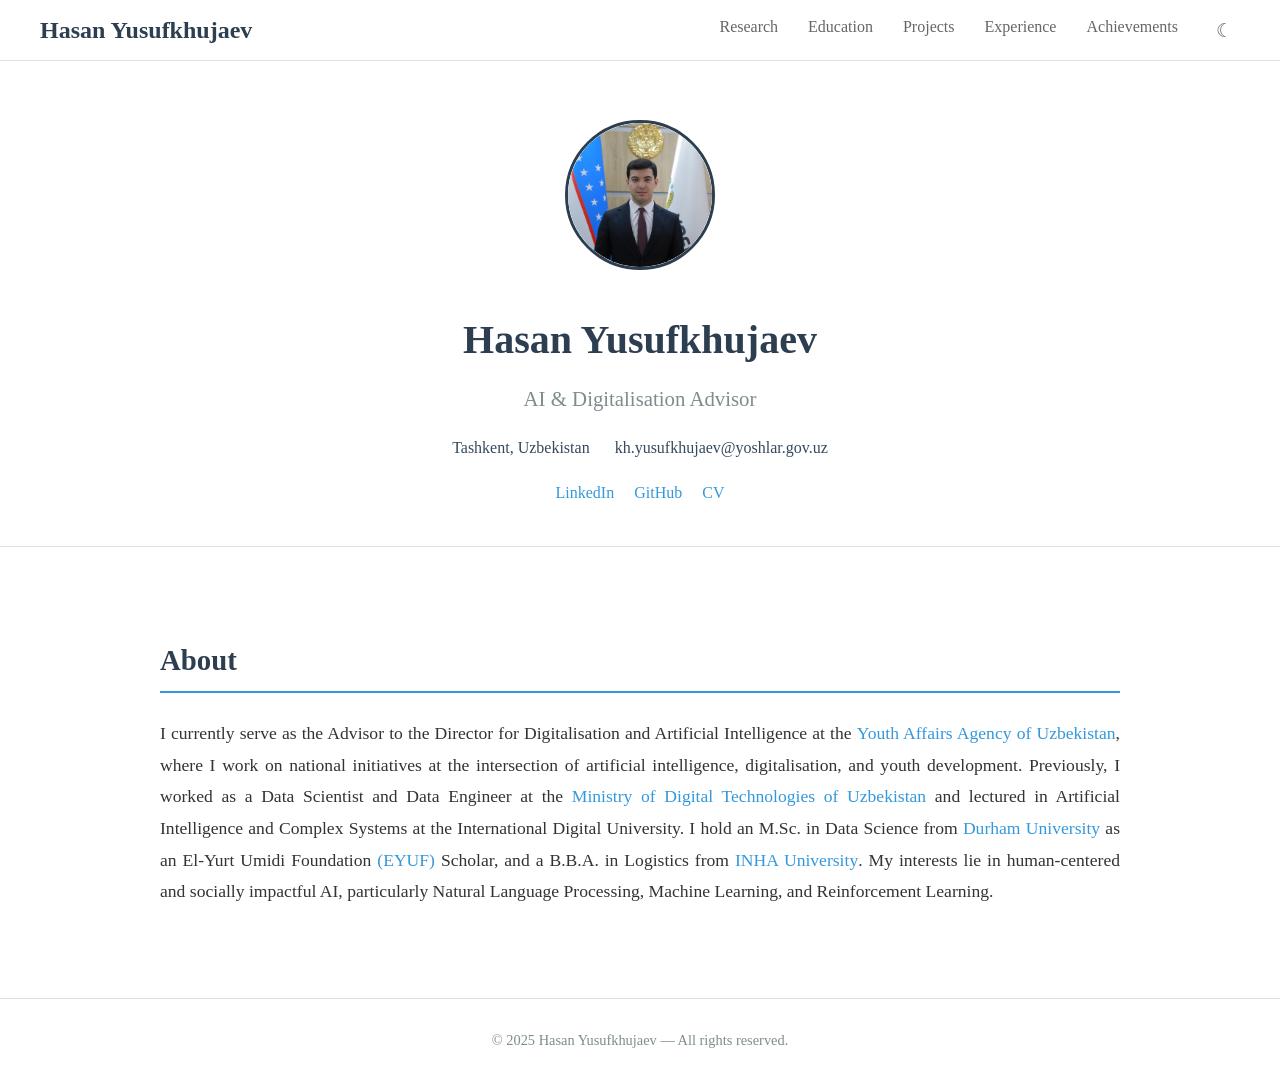
<file: index.html>
<!DOCTYPE html>
<html lang="en">
<head>
  <meta charset="UTF-8" />
  <meta name="viewport" content="width=device-width, initial-scale=1.0" />
  <title>Hasan Yusufkhujaev | CV</title>

  <link rel="icon" type="image/png" href="assets/favicon_PW.png" />
  <link rel="apple-touch-icon" href="assets/favicon_PW.png" />

  <!-- Google tag (gtag.js) -->
  <script async src="https://www.googletagmanager.com/gtag/js?id=G-9EB7KX36W3"></script>
  <script>
    window.dataLayer = window.dataLayer || [];
    function gtag(){dataLayer.push(arguments);}
    gtag('js', new Date());
    gtag('config', 'G-9EB7KX36W3');
  </script>
  
  <link rel="stylesheet" href="assets/css/style.css" />
</head>
<body>
  <!-- Navigation Bar Placeholder -->
  <div id="navbar-placeholder"></div>

  <div class="main-content">
    <!-- Header Section -->
    <section id="home" class="header">
      <img src="assets/profile_circle.jpg" alt="Khasankhon Yusupkhujaev" class="profile-img">
      <h1 class="name">Hasan Yusufkhujaev</h1>
      <p class="title">AI & Digitalisation Advisor</p>
      <div class="contact">
        <span class="contact-item">Tashkent, Uzbekistan</span>
        <a href="mailto:hasankhon.yusupkhujayev@idu.uz" class="contact-item">kh.yusufkhujaev@yoshlar.gov.uz</a>
      </div>
      <div class="links">
        <a href="https://linkedin.com/in/hasan-yusufkhuja-22a516162" target="_blank" rel="noopener noreferrer" class="link">LinkedIn</a>
        <a href="https://github.com/khasanyusupkhujaev?tab=repositories" target="_blank" rel="noopener noreferrer" class="link">GitHub</a>
        <a href="https://drive.google.com/file/d/1NP8ppFcQlbtn229selCJDr0-Fw2tJlOK/view?usp=sharing" target="_blank" rel="noopener noreferrer" class="link">CV</a>
      </div>
    </section>

    <div class="container">
      <!-- Highlight Box -->
      <!-- <div class="highlight-box">
        <p class="highlight-text">
          Open to Research Assistant / Research Intern roles in NLP, ML & RL — 
          aiming toward a PhD in AI.
        </p>
      </div> -->

      <!-- About Section -->
      <section id="about" class="section">
        <h2 class="section-title">About</h2>
        <p class="about-text">
          I currently serve as the Advisor to the Director for Digitalisation and Artificial Intelligence at the 
          <a href="https://gov.uz/en/yoshlar" target="_blank" rel="noopener noreferrer">Youth Affairs Agency of Uzbekistan</a>, 
          where I work on national initiatives at the intersection of artificial intelligence, digitalisation, 
          and youth development. Previously, I worked as a Data Scientist and Data Engineer at the 
          <a href="https://gov.uz/en/digital" target="_blank" rel="noopener noreferrer">Ministry of Digital Technologies of Uzbekistan</a> 
          and lectured in Artificial Intelligence and Complex Systems at the International Digital University. 
          I hold an M.Sc. in Data Science from 
          <a href="https://www.durham.ac.uk/" target="_blank" rel="noopener noreferrer">Durham University</a> 
          as an El-Yurt Umidi Foundation <a href="https://eyuf.uz/" target="_blank" rel="noopener noreferrer">(EYUF)</a> Scholar, 
          and a B.B.A. in Logistics from <a href="https://inha.uz/" target="_blank" rel="noopener noreferrer">INHA University</a>. 
          My interests lie in human-centered and socially impactful AI, particularly Natural Language Processing, 
          Machine Learning, and Reinforcement Learning.
        </p>
      </section>
    </div>

    <!-- Footer Placeholder -->
    <div id="footer-placeholder"></div>
  </div>

  <!-- Scroll Up Button -->
  <button class="scroll-up" id="scrollUp" aria-label="Scroll to top">
    ↑
  </button>

  <script src="assets/js/navbar-loader.js"></script>
  <script src="assets/js/footer-loader.js"></script>
  <script src="assets/js/scripts.js"></script>
</body>
</html>
</file>
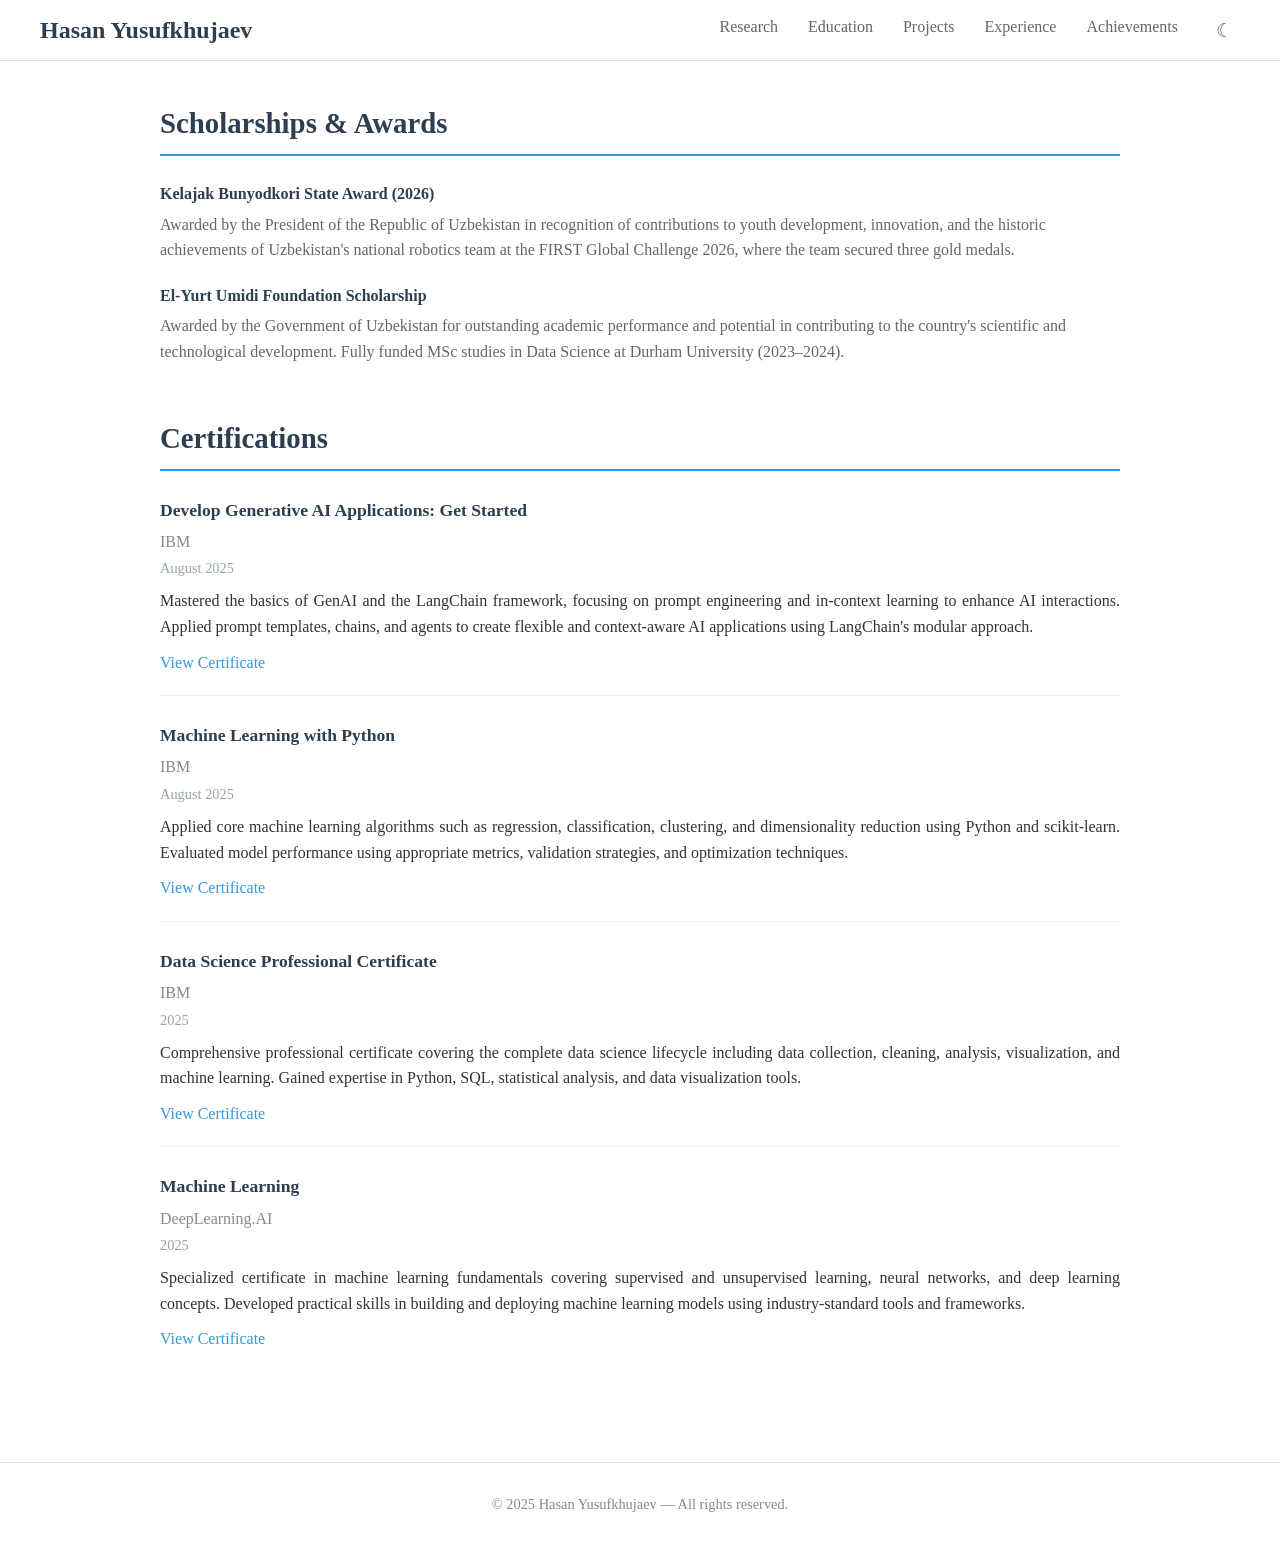
<file: achievements.html>
<!DOCTYPE html>
<html lang="en">
<head>
  <meta charset="UTF-8" />
  <meta name="viewport" content="width=device-width, initial-scale=1.0" />
  <title>Achievements | Khasankhon Yusupkhujaev</title>

  <link rel="icon" type="image/png" href="assets/favicon_PW.png" />
  <link rel="apple-touch-icon" href="assets/favicon_PW.png" />

  <!-- Google tag (gtag.js) -->
  <script async src="https://www.googletagmanager.com/gtag/js?id=G-9EB7KX36W3"></script>
  <script>
    window.dataLayer = window.dataLayer || [];
    function gtag(){dataLayer.push(arguments);}
    gtag('js', new Date());
    gtag('config', 'G-9EB7KX36W3');
  </script>
  
  <link rel="stylesheet" href="assets/css/style.css" />
</head>
<body>
  <!-- Navigation Bar Placeholder -->
  <div id="navbar-placeholder"></div>

  <div class="main-content">
    <div class="container">
      <!-- Achievements -->
      <section id="scholarships" class="section">
        <h2 class="section-title">Scholarships & Awards</h2>

        <div class="scholarship-item">
          <div class="scholarship-title">
            Kelajak Bunyodkori State Award (2026)
          </div>
          <div class="scholarship-description">
            Awarded by the President of the Republic of Uzbekistan
            in recognition of contributions to youth development,
            innovation, and the historic achievements of Uzbekistan's
            national robotics team at the FIRST Global Challenge 2026,
            where the team secured three gold medals.
          </div>
        </div>
        
        <div class="scholarship-item">
          <div class="scholarship-title">El-Yurt Umidi Foundation Scholarship</div>
          <div class="scholarship-description">
            Awarded by the Government of Uzbekistan for outstanding academic performance and potential in contributing to the country's scientific and technological development. Fully funded MSc studies in Data Science at Durham University (2023–2024).
          </div>
        </div>
      </section>

      <section id="certifications" class="section">
        <h2 class="section-title">Certifications</h2>
        
        <div class="certification-item">
          <div class="certification-title">Develop Generative AI Applications: Get Started</div>
          <div class="certification-provider">IBM</div>
          <div class="certification-date">August 2025</div>
          <div class="certification-description">
            Mastered the basics of GenAI and the LangChain framework, focusing on prompt engineering and in-context learning to enhance AI interactions. Applied prompt templates, chains, and agents to create flexible and context-aware AI applications using LangChain's modular approach.
          </div>
          <div class="certification-links">
            <a href="https://coursera.org/share/aa8df9bd7f63a1d0e11ffe021780d255" target="_blank" rel="noopener noreferrer">View Certificate</a>
          </div>
        </div>

        <div class="certification-item">
          <div class="certification-title">Machine Learning with Python</div>
          <div class="certification-provider">IBM</div>
          <div class="certification-date">August 2025</div>
          <div class="certification-description">
            Applied core machine learning algorithms such as regression, classification, clustering, and dimensionality reduction using Python and scikit-learn. Evaluated model performance using appropriate metrics, validation strategies, and optimization techniques.
          </div>
          <div class="certification-links">
            <a href="https://coursera.org/share/682b0ef946651a9bdfdf2196e89f4c75" target="_blank" rel="noopener noreferrer">View Certificate</a>
          </div>
        </div>

        <div class="certification-item">
          <div class="certification-title">Data Science Professional Certificate</div>
          <div class="certification-provider">IBM</div>
          <div class="certification-date">2025</div>
          <div class="certification-description">
            Comprehensive professional certificate covering the complete data science lifecycle including data collection, cleaning, analysis, visualization, and machine learning. Gained expertise in Python, SQL, statistical analysis, and data visualization tools.
          </div>
          <div class="certification-links">
            <a href="https://coursera.org/share/075e1bd821e2e59cd9111a478ef791fd" target="_blank" rel="noopener noreferrer">View Certificate</a>
          </div>
        </div>

        <div class="certification-item">
          <div class="certification-title">Machine Learning</div>
          <div class="certification-provider">DeepLearning.AI</div>
          <div class="certification-date">2025</div>
          <div class="certification-description">
            Specialized certificate in machine learning fundamentals covering supervised and unsupervised learning, neural networks, and deep learning concepts. Developed practical skills in building and deploying machine learning models using industry-standard tools and frameworks.
          </div>
          <div class="certification-links">
            <a href="https://www.coursera.org/account/accomplishments/specialization/certificate/X3DG68H7VBOO" target="_blank" rel="noopener noreferrer">View Certificate</a>
          </div>
        </div>
      </section>
    </div>

    <!-- Footer Placeholder -->
    <div id="footer-placeholder"></div>
  </div>

  <!-- Scroll Up Button -->
  <button class="scroll-up" id="scrollUp" aria-label="Scroll to top">
    ↑
  </button>

  <script src="assets/js/navbar-loader.js"></script>
  <script src="assets/js/footer-loader.js"></script>
  <script src="assets/js/scripts.js"></script>
</body>
</html>
</file>
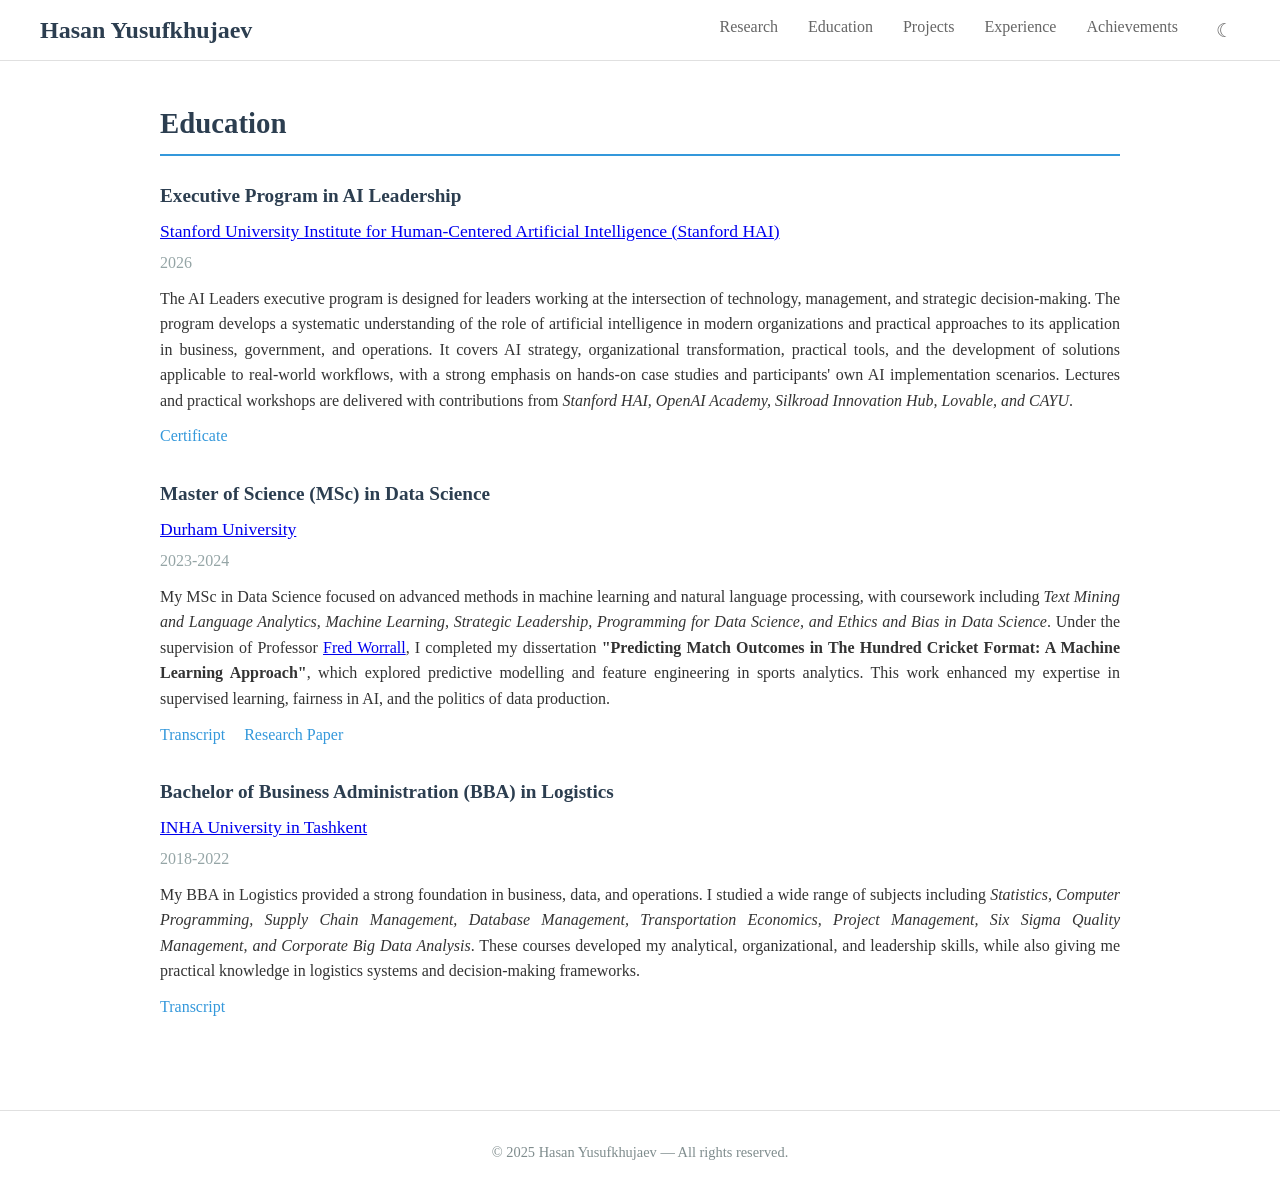
<file: education.html>
<!DOCTYPE html>
<html lang="en">
<head>
  <meta charset="UTF-8" />
  <meta name="viewport" content="width=device-width, initial-scale=1.0" />
  <title>Education | Khasankhon Yusupkhujaev</title>

  <link rel="icon" type="image/png" sizes="32x32" href="assets/favicon_PW.png" />
  <link rel="apple-touch-icon" href="assets/favicon_PW.png" />

  <!-- Google tag (gtag.js) -->
  <script async src="https://www.googletagmanager.com/gtag/js?id=G-9EB7KX36W3"></script>
  <script>
    window.dataLayer = window.dataLayer || [];
    function gtag(){dataLayer.push(arguments);}
    gtag('js', new Date());
    gtag('config', 'G-9EB7KX36W3');
  </script>
  
  <link rel="stylesheet" href="assets/css/style.css" />
</head>
<body>
  <!-- Navigation Bar Placeholder -->
  <div id="navbar-placeholder"></div>

  <div class="main-content">
    <div class="container">
      <!-- Education -->
      <section id="education" class="section">
        <h2 class="section-title">Education</h2>

        <div class="education-item">
          <div class="degree">Executive Program in AI Leadership</div>
          <div class="university">
            <a href="https://hai.stanford.edu/about" target="_blank" rel="noopener noreferrer">Stanford University Institute for Human-Centered Artificial Intelligence (Stanford HAI)</a>
          </div>
          <div class="education-details">2026</div>
          <div class="education-description">
            The AI Leaders executive program is designed for leaders working at the intersection of 
            technology, management, and strategic decision-making. The program develops a systematic 
            understanding of the role of artificial intelligence in modern organizations and practical 
            approaches to its application in business, government, and operations. It covers AI strategy, 
            organizational transformation, practical tools, and the development of solutions applicable 
            to real-world workflows, with a strong emphasis on hands-on case studies and participants' 
            own AI implementation scenarios. Lectures and practical workshops are delivered with contributions 
            from <em>Stanford HAI, OpenAI Academy, Silkroad Innovation Hub, Lovable, and CAYU</em>.
          </div>
          <div class="document-links">
            <a href="https://drive.google.com/file/d/1wEhTvsj1nZERxcH2h5fDynw2UZxBFBoI/view?usp=sharing" target="_blank" rel="noopener noreferrer">Certificate</a>
          </div>
        </div>
        
        <div class="education-item">
          <div class="degree">Master of Science (MSc) in Data Science</div>
          <div class="university">
            <a href="https://www.durham.ac.uk/about-us/" target="_blank" rel="noopener noreferrer">Durham University</a>
          </div>
          <div class="education-details">2023-2024</div>
          <div class="education-description">
            My MSc in Data Science focused on advanced methods in machine learning and natural language 
            processing, with coursework including <em>Text Mining and Language Analytics, Machine Learning, 
            Strategic Leadership, Programming for Data Science, and Ethics and Bias in Data Science</em>. 
            Under the supervision of Professor <a href="https://www.durham.ac.uk/staff/fred-worrall/" target="_blank" rel="noopener noreferrer">Fred Worrall</a>, I completed my dissertation 
            <strong>"Predicting Match Outcomes in The Hundred Cricket Format: A Machine Learning Approach"</strong>, which explored predictive 
            modelling and feature engineering in sports analytics. This work enhanced my expertise in 
            supervised learning, fairness in AI, and the politics of data production.
          </div>
          <div class="document-links">
            <a href="https://drive.google.com/file/d/1sVN4KthxykQqDiED6cB8W1N2o05XOj47/view?usp=sharing" target="_blank" rel="noopener noreferrer">Transcript</a>
            <a href="https://drive.google.com/file/d/1BKMg33b39OBtXZyBOwn-l1OfA6Jj2w20/view?usp=sharing" target="_blank" rel="noopener noreferrer">Research Paper</a>
          </div>
        </div>

        <div class="education-item">
          <div class="degree">Bachelor of Business Administration (BBA) in Logistics</div>
          <div class="university">
            <a href="https://inha.uz/about/introduction/" target="_blank" rel="noopener noreferrer">INHA University in Tashkent</a>
          </div>
          <div class="education-details">2018-2022</div>
          <div class="education-description">
            My BBA in Logistics provided a strong foundation in business, data, and operations. 
            I studied a wide range of subjects including <em>Statistics, Computer Programming, Supply Chain 
            Management, Database Management, Transportation Economics, Project Management, Six Sigma 
            Quality Management, and Corporate Big Data Analysis</em>. These courses developed my analytical, 
            organizational, and leadership skills, while also giving me practical knowledge in logistics 
            systems and decision-making frameworks.
          </div>
          <div class="document-links">
            <a href="https://drive.google.com/file/d/1dK7FSw_eNQKhvHJdWAFWFgO9vJzwzHkK/view?usp=sharing" target="_blank" rel="noopener noreferrer">Transcript</a>
          </div>
        </div>
      </section>
    </div>

    <!-- Footer Placeholder -->
    <div id="footer-placeholder"></div>
  </div>

  <!-- Scroll Up Button -->
  <button class="scroll-up" id="scrollUp" aria-label="Scroll to top">
    ↑
  </button>

  <script src="assets/js/navbar-loader.js"></script>
  <script src="assets/js/footer-loader.js"></script>
  <script src="assets/js/scripts.js"></script>
</body>
</html>
</file>
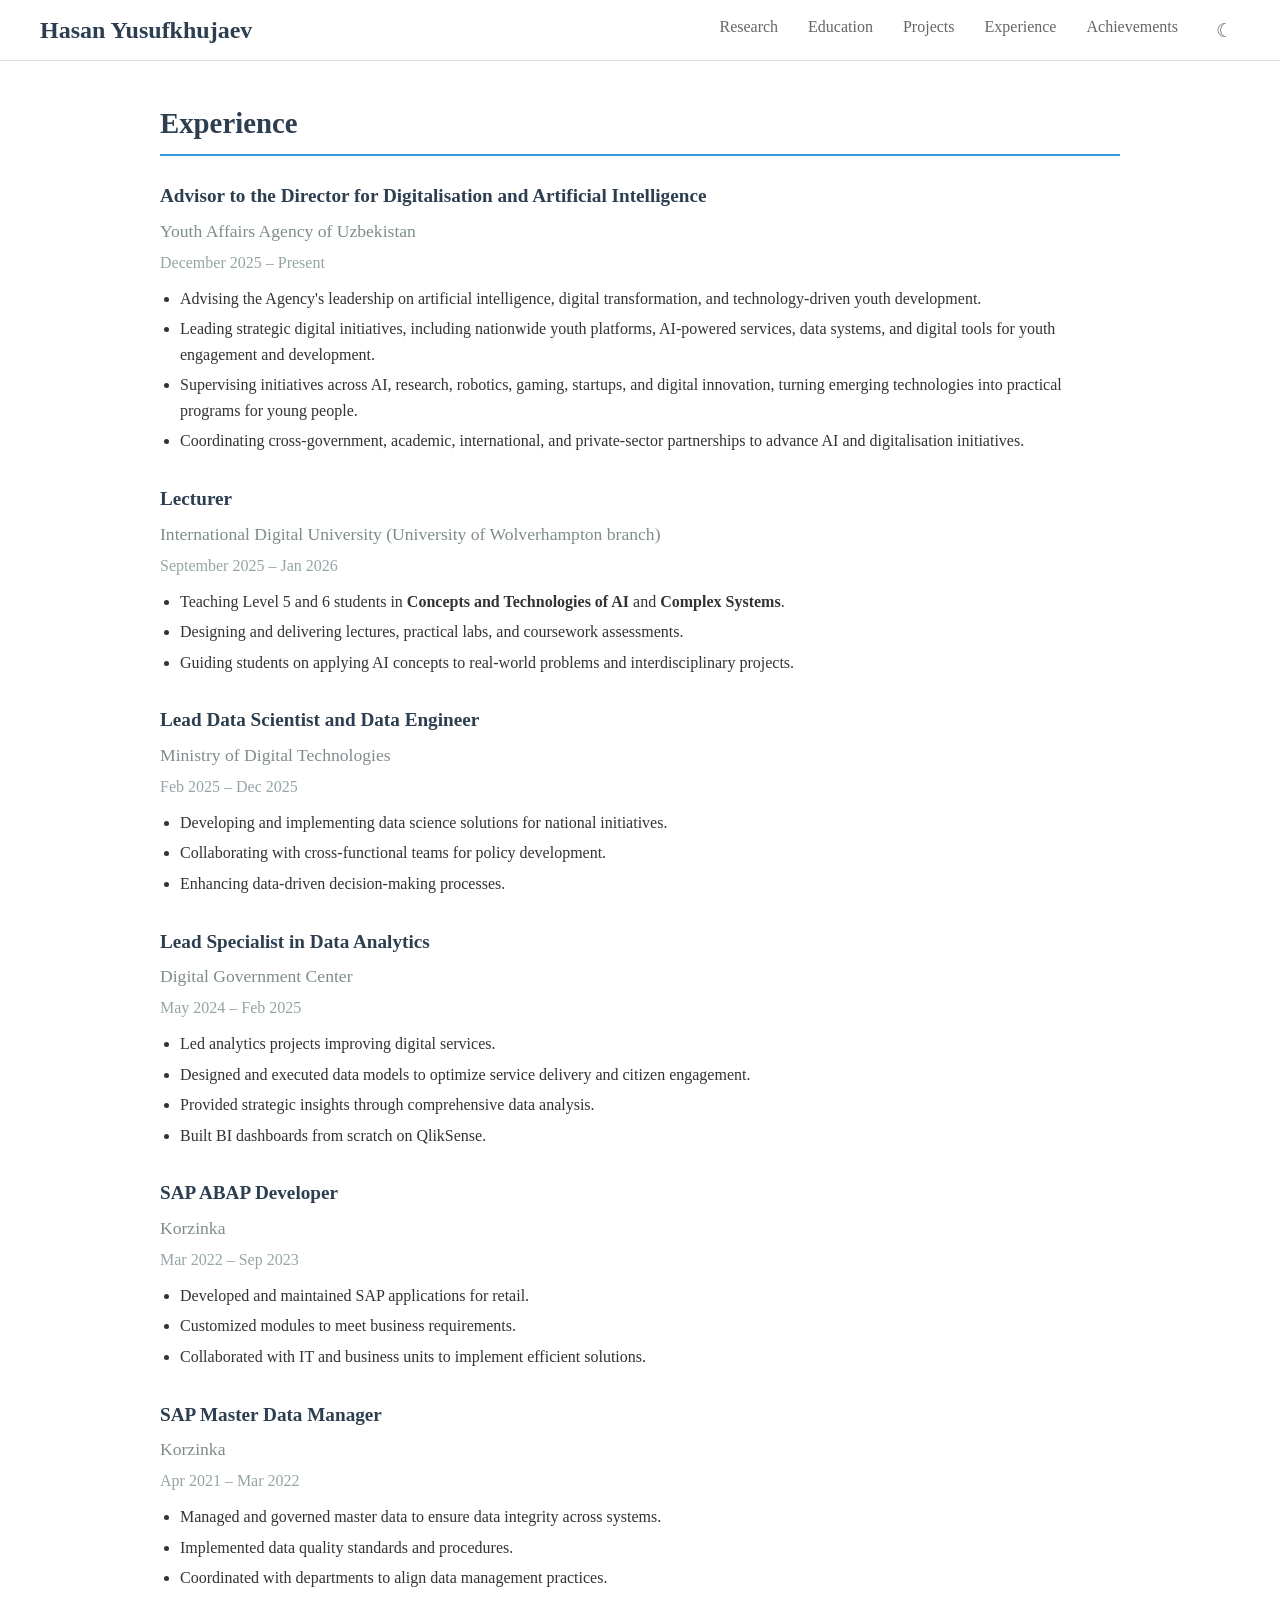
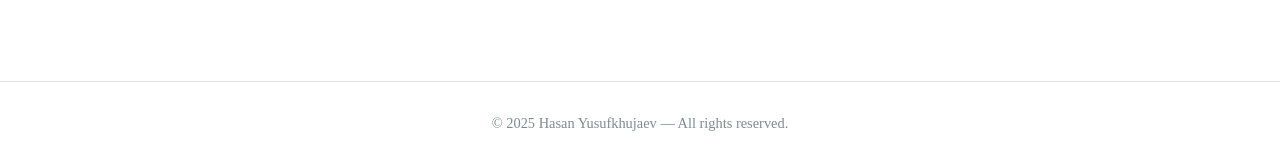
<file: experience.html>
<!DOCTYPE html>
<html lang="en">
<head>
  <meta charset="UTF-8" />
  <meta name="viewport" content="width=device-width, initial-scale=1.0" />
  <title>Experience | Khasankhon Yusupkhujaev</title>

  <link rel="icon" type="image/png" href="assets/favicon_PW.png" />
  <link rel="apple-touch-icon" href="assets/favicon_PW.png" />

  <!-- Google tag (gtag.js) -->
  <script async src="https://www.googletagmanager.com/gtag/js?id=G-9EB7KX36W3"></script>
  <script>
    window.dataLayer = window.dataLayer || [];
    function gtag(){dataLayer.push(arguments);}
    gtag('js', new Date());
    gtag('config', 'G-9EB7KX36W3');
  </script>
  
  <link rel="stylesheet" href="assets/css/style.css" />
</head>
<body>
  <!-- Navigation Bar Placeholder -->
  <div id="navbar-placeholder"></div>

  <div class="main-content">
    <div class="container">
      <!-- Experience -->
      <section id="experience" class="section">
        <h2 class="section-title">Experience</h2>

        <div class="job-item">
          <div class="job-title">Advisor to the Director for Digitalisation and Artificial Intelligence</div>
          <div class="company">Youth Affairs Agency of Uzbekistan</div>
          <div class="date">December 2025 – Present</div>
          <div class="job-description">
            <ul>
              <li>Advising the Agency's leadership on artificial intelligence, digital transformation, and technology-driven youth development.</li>
              <li>Leading strategic digital initiatives, including nationwide youth platforms, AI-powered services, data systems, and digital tools for youth engagement and development.</li>
              <li>Supervising initiatives across AI, research, robotics, gaming, startups, and digital innovation, turning emerging technologies into practical programs for young people.</li>
              <li>Coordinating cross-government, academic, international, and private-sector partnerships to advance AI and digitalisation initiatives.</li>
            </ul>
          </div>
        </div>

        <div class="job-item">
          <div class="job-title">Lecturer</div>
          <div class="company">International Digital University (University of Wolverhampton branch)</div>
          <div class="date">September 2025 – Jan 2026</div>
          <div class="job-description">
            <ul>
              <li>Teaching Level 5 and 6 students in <strong>Concepts and Technologies of AI</strong> and <strong>Complex Systems</strong>.</li>
              <li>Designing and delivering lectures, practical labs, and coursework assessments.</li>
              <li>Guiding students on applying AI concepts to real-world problems and interdisciplinary projects.</li>
            </ul>
          </div>
        </div>
        
        <div class="job-item">
          <div class="job-title">Lead Data Scientist and Data Engineer</div>
          <div class="company">Ministry of Digital Technologies</div>
          <div class="date">Feb 2025 – Dec 2025</div>
          <div class="job-description">
            <ul>
              <li>Developing and implementing data science solutions for national initiatives.</li>
              <li>Collaborating with cross-functional teams for policy development.</li>
              <li>Enhancing data-driven decision-making processes.</li>
            </ul>
          </div>
        </div>

        <div class="job-item">
          <div class="job-title">Lead Specialist in Data Analytics</div>
          <div class="company">Digital Government Center</div>
          <div class="date">May 2024 – Feb 2025</div>
          <div class="job-description">
            <ul>
              <li>Led analytics projects improving digital services.</li>
              <li>Designed and executed data models to optimize service delivery and citizen engagement.</li>
              <li>Provided strategic insights through comprehensive data analysis.</li>
              <li>Built BI dashboards from scratch on QlikSense.</li>
            </ul>
          </div>
        </div>

        <div class="job-item">
          <div class="job-title">SAP ABAP Developer</div>
          <div class="company">Korzinka</div>
          <div class="date">Mar 2022 – Sep 2023</div>
          <div class="job-description">
            <ul>
              <li>Developed and maintained SAP applications for retail.</li>
              <li>Customized modules to meet business requirements.</li>
              <li>Collaborated with IT and business units to implement efficient solutions.</li>
            </ul>
          </div>
        </div>

        <div class="job-item">
          <div class="job-title">SAP Master Data Manager</div>
          <div class="company">Korzinka</div>
          <div class="date">Apr 2021 – Mar 2022</div>
          <div class="job-description">
            <ul>
              <li>Managed and governed master data to ensure data integrity across systems.</li>
              <li>Implemented data quality standards and procedures.</li>
              <li>Coordinated with departments to align data management practices.</li>
            </ul>
          </div>
        </div>
      </section>
    </div>

    <!-- Footer Placeholder -->
    <div id="footer-placeholder"></div>
  </div>

  <!-- Scroll Up Button -->
  <button class="scroll-up" id="scrollUp" aria-label="Scroll to top">
    ↑
  </button>

  <script src="assets/js/navbar-loader.js"></script>
  <script src="assets/js/footer-loader.js"></script>
  <script src="assets/js/scripts.js"></script>
</body>
</html>
</file>
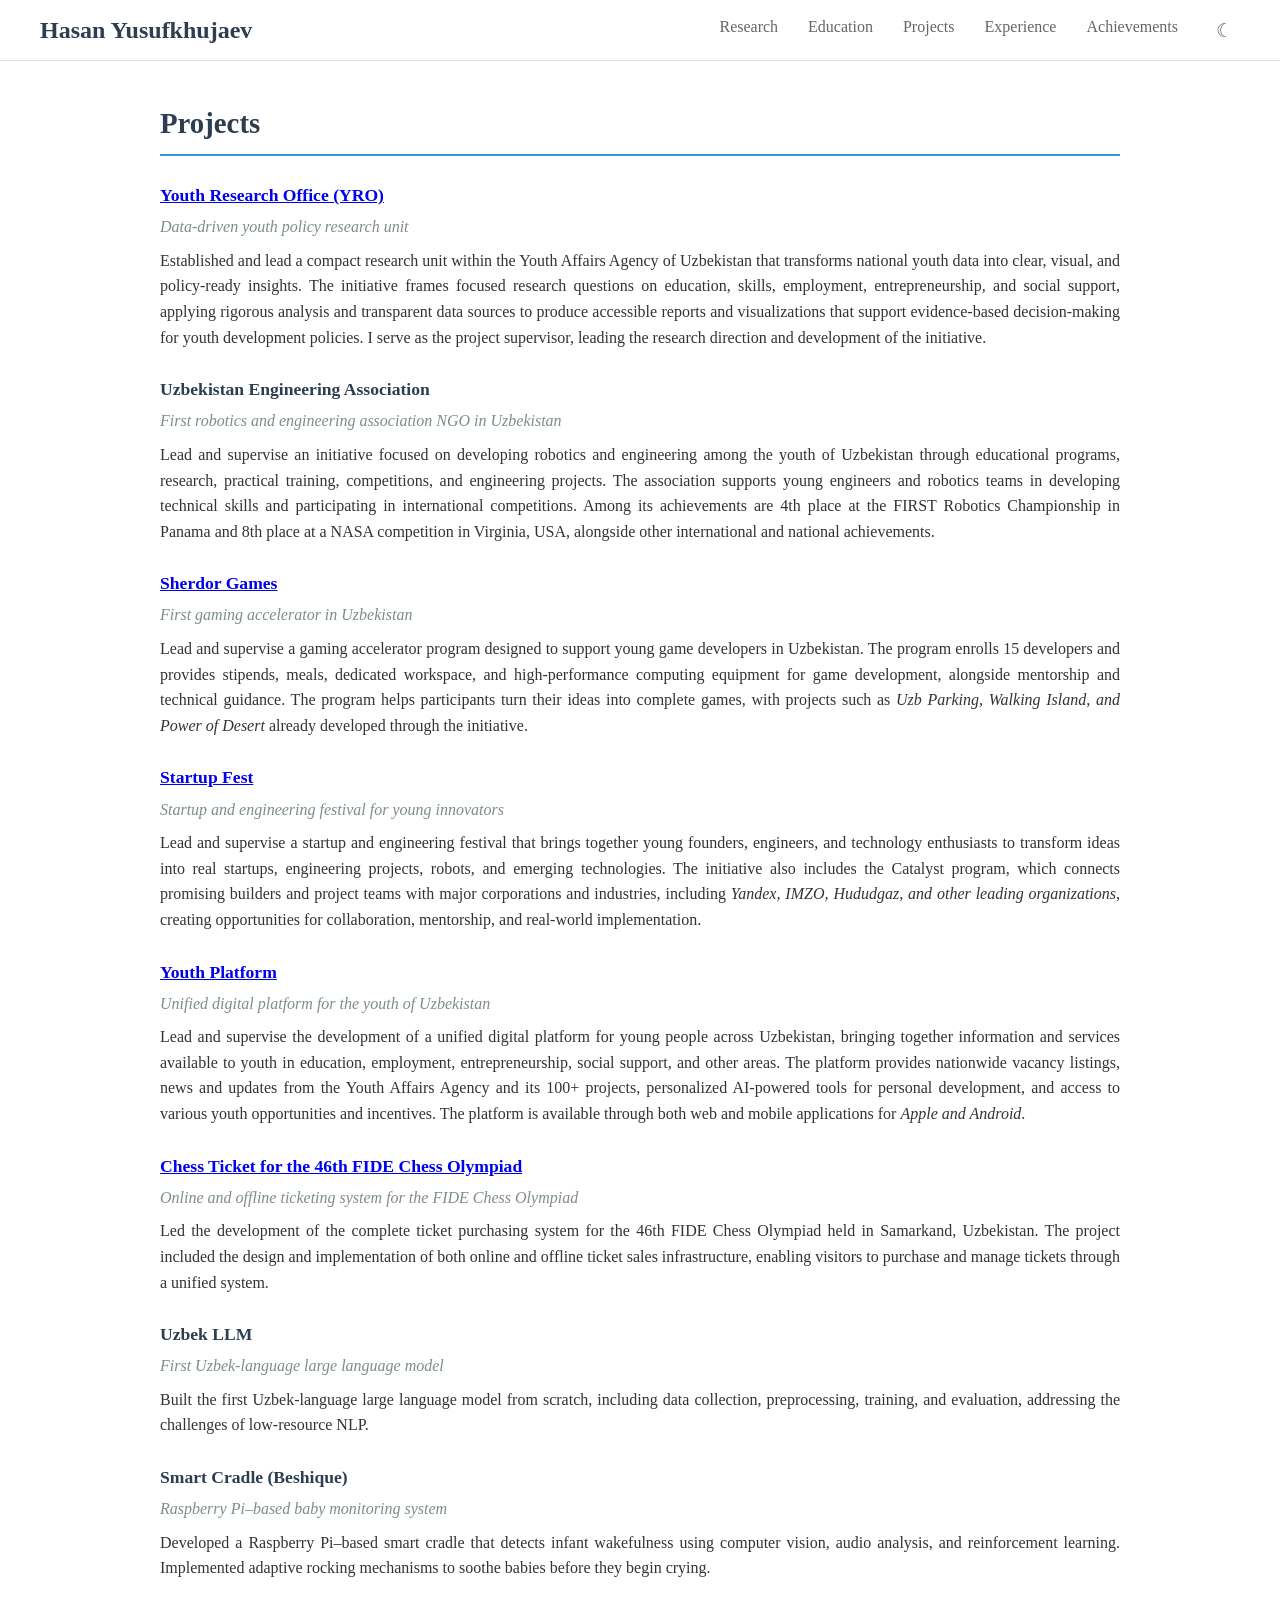
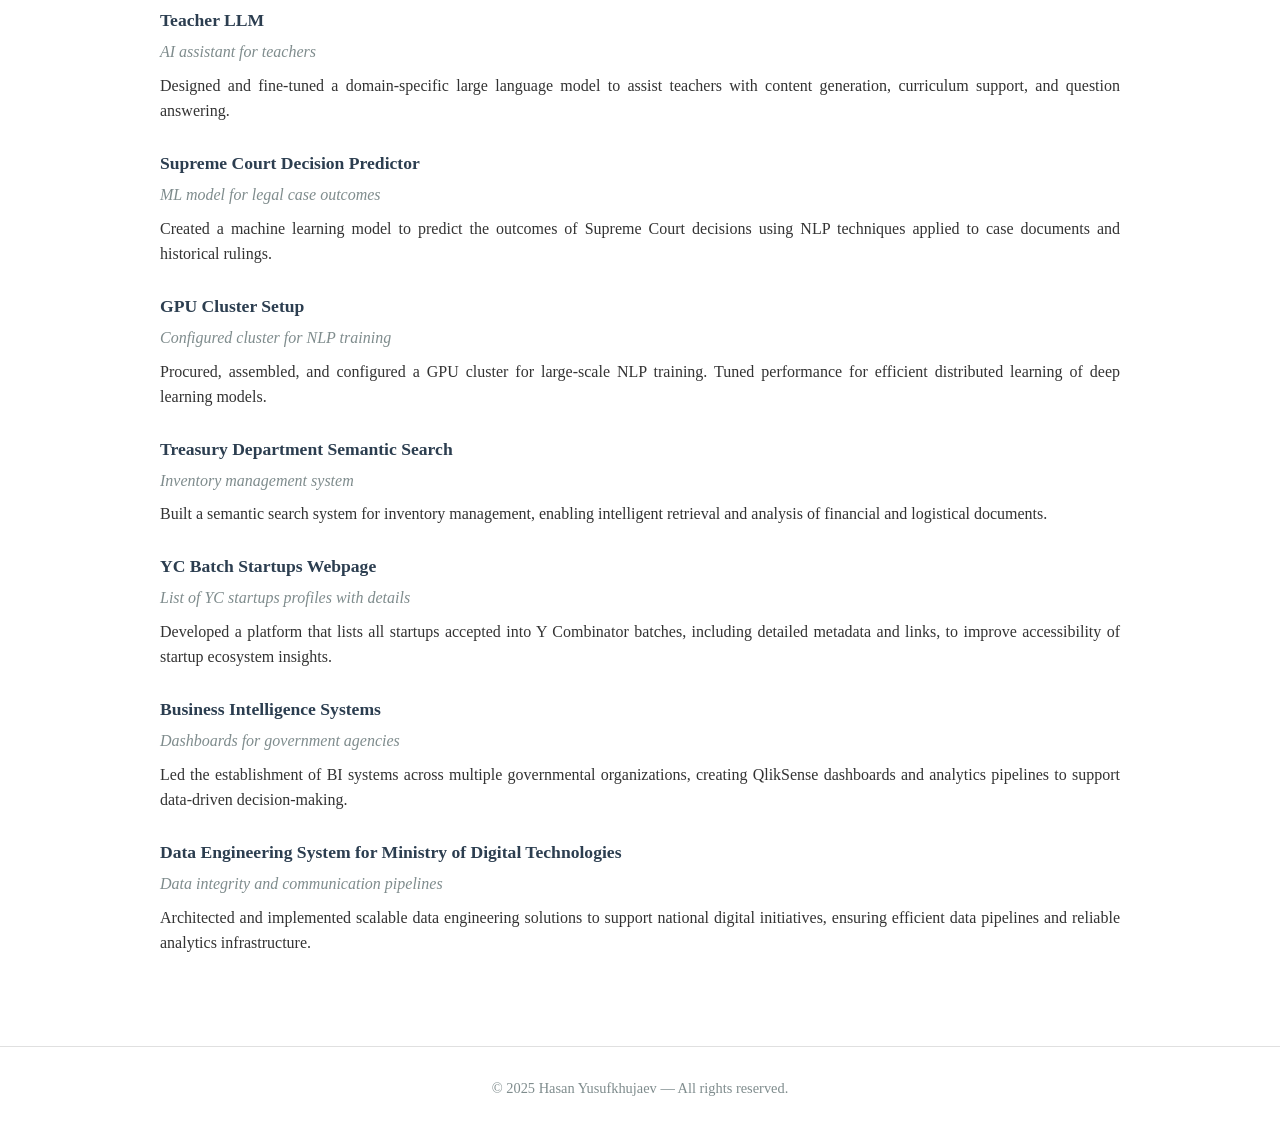
<file: projects.html>
<!DOCTYPE html>
<html lang="en">
<head>
  <meta charset="UTF-8" />
  <meta name="viewport" content="width=device-width, initial-scale=1.0" />
  <title>Projects | Khasankhon Yusupkhujaev</title>

  <!-- Favicon -->
  <link rel="icon" type="image/png" href="assets/favicon_PW.png" />
  <link rel="apple-touch-icon" href="assets/favicon_PW.png" />

  <!-- Google tag (gtag.js) -->
  <script async src="https://www.googletagmanager.com/gtag/js?id=G-9EB7KX36W3"></script>
  <script>
    window.dataLayer = window.dataLayer || [];
    function gtag(){dataLayer.push(arguments);}
    gtag('js', new Date());
    gtag('config', 'G-9EB7KX36W3');
  </script>
  
  <link rel="stylesheet" href="assets/css/style.css" />
</head>
<body>
  <!-- Navigation Bar Placeholder -->
  <div id="navbar-placeholder"></div>

  <div class="main-content">
    <div class="container">
      <!-- Projects -->
      <section id="projects" class="section">
        <h2 class="section-title">Projects</h2>

        <div class="project-item">
          <div class="project-title">
            <a href="https://youth-research-office.vercel.app/" target="_blank" rel="noopener noreferrer">Youth Research Office (YRO)</a>
          </div>
          <div class="project-subtitle">Data-driven youth policy research unit</div>
          <div class="project-description">
            Established and lead a compact research unit within the Youth Affairs Agency of Uzbekistan 
            that transforms national youth data into clear, visual, and policy-ready insights. 
            The initiative frames focused research questions on education, skills, employment, 
            entrepreneurship, and social support, applying rigorous analysis and transparent data sources 
            to produce accessible reports and visualizations that support evidence-based decision-making 
            for youth development policies. I serve as the project supervisor, leading the research 
            direction and development of the initiative.
          </div>
        </div>

        <div class="project-item">
          <div class="project-title">Uzbekistan Engineering Association</div>
          <div class="project-subtitle">First robotics and engineering association NGO in Uzbekistan</div>
          <div class="project-description">
            Lead and supervise an initiative focused on developing robotics and engineering among 
            the youth of Uzbekistan through educational programs, research, practical training, 
            competitions, and engineering projects. The association supports young engineers and 
            robotics teams in developing technical skills and participating in international 
            competitions. Among its achievements are 4th place at the FIRST Robotics Championship 
            in Panama and 8th place at a NASA competition in Virginia, USA, alongside other 
            international and national achievements.
          </div>
        </div>

        <div class="project-item">
          <div class="project-title">
            <a href="https://sherdorgames.uz/?lang=en" target="_blank" rel="noopener noreferrer">Sherdor Games</a>
          </div>
          <div class="project-subtitle">First gaming accelerator in Uzbekistan</div>
          <div class="project-description">
            Lead and supervise a gaming accelerator program designed to support young game developers 
            in Uzbekistan. The program enrolls 15 developers and provides stipends, meals, dedicated 
            workspace, and high-performance computing equipment for game development, alongside 
            mentorship and technical guidance. The program helps participants turn their ideas into 
            complete games, with projects such as <em>Uzb Parking, Walking Island, and Power of Desert</em> 
            already developed through the initiative.
          </div>
        </div>

        <div class="project-item">
          <div class="project-title">
            <a href="https://www.startupfest.uz/" target="_blank" rel="noopener noreferrer">Startup Fest</a>
          </div>
          <div class="project-subtitle">Startup and engineering festival for young innovators</div>
          <div class="project-description">
            Lead and supervise a startup and engineering festival that brings together young founders, 
            engineers, and technology enthusiasts to transform ideas into real startups, engineering 
            projects, robots, and emerging technologies. The initiative also includes the Catalyst 
            program, which connects promising builders and project teams with major corporations and 
            industries, including <em>Yandex, IMZO, Hududgaz, and other leading organizations</em>, 
            creating opportunities for collaboration, mentorship, and real-world implementation.
          </div>
        </div>

        <div class="project-item">
          <div class="project-title">
            <a href="https://yoshlar.gov.uz/en" target="_blank" rel="noopener noreferrer">Youth Platform</a>
          </div>
          <div class="project-subtitle">Unified digital platform for the youth of Uzbekistan</div>
          <div class="project-description">
            Lead and supervise the development of a unified digital platform for young people across 
            Uzbekistan, bringing together information and services available to youth in education, 
            employment, entrepreneurship, social support, and other areas. The platform provides 
            nationwide vacancy listings, news and updates from the Youth Affairs Agency and its 100+ 
            projects, personalized AI-powered tools for personal development, and access to various 
            youth opportunities and incentives. The platform is available through both web and mobile 
            applications for <em>Apple and Android</em>.
          </div>
        </div>

        <div class="project-item">
          <div class="project-title">
            <a href="https://chess-ticket.uz/en" target="_blank" rel="noopener noreferrer">Chess Ticket for the 46th FIDE Chess Olympiad</a>
          </div>
          <div class="project-subtitle">Online and offline ticketing system for the FIDE Chess Olympiad</div>
          <div class="project-description">
            Led the development of the complete ticket purchasing system for the 46th FIDE Chess 
            Olympiad held in Samarkand, Uzbekistan. The project included the design and implementation 
            of both online and offline ticket sales infrastructure, enabling visitors to purchase and 
            manage tickets through a unified system.
          </div>
        </div>
        
        <div class="project-item">
          <div class="project-title">Uzbek LLM</div>
          <div class="project-subtitle">First Uzbek-language large language model</div>
          <div class="project-description">
            Built the first Uzbek-language large language model from scratch, including data
            collection, preprocessing, training, and evaluation, addressing the challenges of
            low-resource NLP.
          </div>
        </div>

        <div class="project-item">
          <div class="project-title">Smart Cradle (Beshique)</div>
          <div class="project-subtitle">Raspberry Pi–based baby monitoring system</div>
          <div class="project-description">
            Developed a Raspberry Pi–based smart cradle that detects infant wakefulness using
            computer vision, audio analysis, and reinforcement learning. Implemented adaptive
            rocking mechanisms to soothe babies before they begin crying.
          </div>
        </div>

        <div class="project-item">
          <div class="project-title">Teacher LLM</div>
          <div class="project-subtitle">AI assistant for teachers</div>
          <div class="project-description">
            Designed and fine-tuned a domain-specific large language model to assist teachers
            with content generation, curriculum support, and question answering.
          </div>
        </div>

        <div class="project-item">
          <div class="project-title">Supreme Court Decision Predictor</div>
          <div class="project-subtitle">ML model for legal case outcomes</div>
          <div class="project-description">
            Created a machine learning model to predict the outcomes of Supreme Court
            decisions using NLP techniques applied to case documents and historical rulings.
          </div>
        </div>

        <div class="project-item">
          <div class="project-title">GPU Cluster Setup</div>
          <div class="project-subtitle">Configured cluster for NLP training</div>
          <div class="project-description">
            Procured, assembled, and configured a GPU cluster for large-scale NLP training.
            Tuned performance for efficient distributed learning of deep learning models.
          </div>
        </div>

        <div class="project-item">
          <div class="project-title">Treasury Department Semantic Search</div>
          <div class="project-subtitle">Inventory management system</div>
          <div class="project-description">
            Built a semantic search system for inventory management, enabling intelligent
            retrieval and analysis of financial and logistical documents.
          </div>
        </div>

        <div class="project-item">
          <div class="project-title">YC Batch Startups Webpage</div>
          <div class="project-subtitle">List of YC startups profiles with details</div>
          <div class="project-description">
            Developed a platform that lists all startups accepted into Y Combinator batches,
            including detailed metadata and links, to improve accessibility of startup ecosystem
            insights.
          </div>
        </div>

        <div class="project-item">
          <div class="project-title">Business Intelligence Systems</div>
          <div class="project-subtitle">Dashboards for government agencies</div>
          <div class="project-description">
            Led the establishment of BI systems across multiple governmental organizations,
            creating QlikSense dashboards and analytics pipelines to support data-driven
            decision-making.
          </div>
        </div>

        <div class="project-item">
          <div class="project-title">Data Engineering System for Ministry of Digital Technologies</div>
          <div class="project-subtitle">Data integrity and communication pipelines</div>
          <div class="project-description">
            Architected and implemented scalable data engineering solutions to support national
            digital initiatives, ensuring efficient data pipelines and reliable analytics
            infrastructure.
          </div>
        </div>
      </section>
    </div>

    <!-- Footer Placeholder -->
    <div id="footer-placeholder"></div>
  </div>

  <!-- Scroll Up Button -->
  <button class="scroll-up" id="scrollUp" aria-label="Scroll to top">
    ↑
  </button>

  <script src="assets/js/navbar-loader.js"></script>
  <script src="assets/js/footer-loader.js"></script>
  <script src="assets/js/scripts.js"></script>
</body>
</html>
</file>
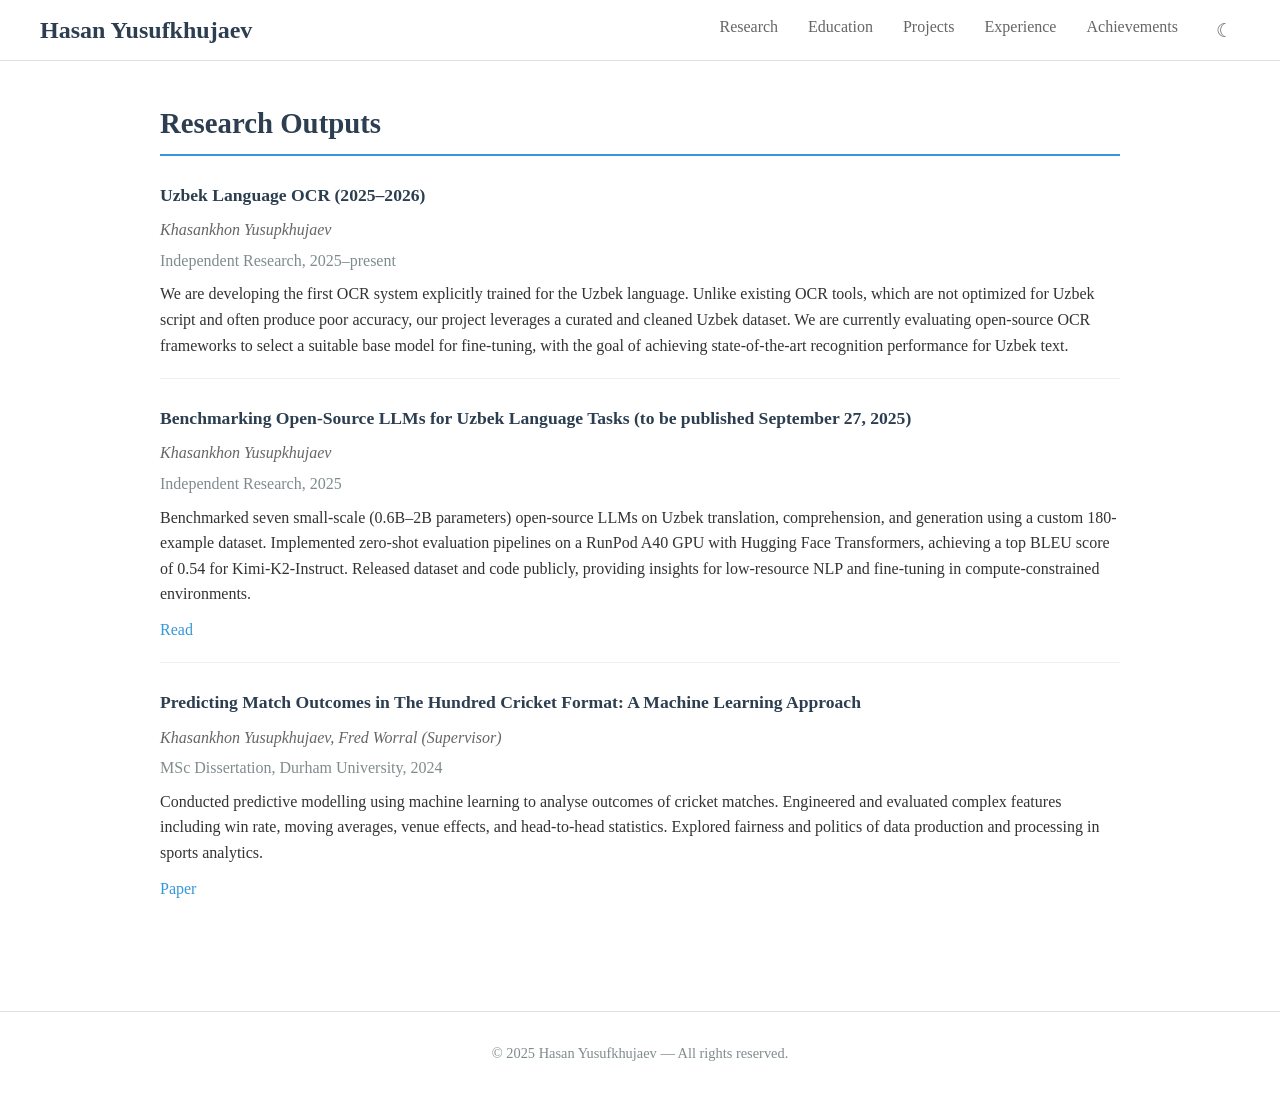
<file: research.html>
<!DOCTYPE html>
<html lang="en">
<head>
  <meta charset="UTF-8" />
  <meta name="viewport" content="width=device-width, initial-scale=1.0" />
  <title>Research | Khasankhon Yusupkhujaev</title>

  <link rel="icon" type="image/png" sizes="32x32" href="assets/favicon_PW.png" />
  <link rel="apple-touch-icon" href="assets/favicon_PW.png" />

  <!-- Google tag (gtag.js) -->
  <script async src="https://www.googletagmanager.com/gtag/js?id=G-9EB7KX36W3"></script>
  <script>
    window.dataLayer = window.dataLayer || [];
    function gtag(){dataLayer.push(arguments);}
    gtag('js', new Date());
    gtag('config', 'G-9EB7KX36W3');
  </script>
  
  <link rel="stylesheet" href="assets/css/style.css" />
</head>
<body>
  <!-- Navigation Bar Placeholder -->
  <div id="navbar-placeholder"></div>

  <div class="main-content">
    <div class="container">
      <!-- Research Outputs -->
      <section id="research" class="section">
        <h2 class="section-title">Research Outputs</h2>
        
        <div class="research-item">
          <div class="research-title">Uzbek Language OCR (2025–2026)</div>
          <div class="research-authors">Khasankhon Yusupkhujaev</div>
          <div class="research-venue">Independent Research, 2025–present</div>
          <div class="research-description">
            We are developing the first OCR system explicitly trained for the Uzbek language. Unlike existing OCR tools, which are not optimized for Uzbek script and often produce poor accuracy, our project leverages a curated and cleaned Uzbek dataset. We are currently evaluating open-source OCR frameworks to select a suitable base model for fine-tuning, with the goal of achieving state-of-the-art recognition performance for Uzbek text.
          </div>
        </div>

        <div class="research-item">
          <div class="research-title">Benchmarking Open-Source LLMs for Uzbek Language Tasks (to be published September 27, 2025)</div>
          <div class="research-authors">Khasankhon Yusupkhujaev</div>
          <div class="research-venue">Independent Research, 2025</div>
          <div class="research-description">
            Benchmarked seven small-scale (0.6B–2B parameters) open-source LLMs on Uzbek translation, comprehension, and generation using a custom 180-example dataset. Implemented zero-shot evaluation pipelines on a RunPod A40 GPU with Hugging Face Transformers, achieving a top BLEU score of 0.54 for Kimi-K2-Instruct. Released dataset and code publicly, providing insights for low-resource NLP and fine-tuning in compute-constrained environments.
          </div>
          <div class="research-links">
            <a href="https://drive.google.com/file/d/13iLPspjm5QkGtgDxcF5Yxe_xzH9iB17a/view" target="_blank" rel="noopener noreferrer">Read</a>
          </div>
        </div>

        <div class="research-item">
          <div class="research-title">Predicting Match Outcomes in The Hundred Cricket Format: A Machine Learning Approach</div>
          <div class="research-authors">Khasankhon Yusupkhujaev, Fred Worral (Supervisor)</div>
          <div class="research-venue">MSc Dissertation, Durham University, 2024</div>
          <div class="research-description">
            Conducted predictive modelling using machine learning to analyse outcomes of cricket matches. Engineered and evaluated complex features including win rate, moving averages, venue effects, and head-to-head statistics. Explored fairness and politics of data production and processing in sports analytics.
          </div>
          <div class="research-links">
            <a href="https://drive.google.com/file/d/1BKMg33b39OBtXZyBOwn-l1OfA6Jj2w20/view?usp=sharing" target="_blank" rel="noopener noreferrer">Paper</a>
          </div>
        </div>
      </section>
    </div>

    <!-- Footer Placeholder -->
    <div id="footer-placeholder"></div>
  </div>

  <!-- Scroll Up Button -->
  <button class="scroll-up" id="scrollUp" aria-label="Scroll to top">
    ↑
  </button>

  <script src="assets/js/navbar-loader.js"></script>
  <script src="assets/js/footer-loader.js"></script>
  <script src="assets/js/scripts.js"></script>
</body>
</html>
</file>
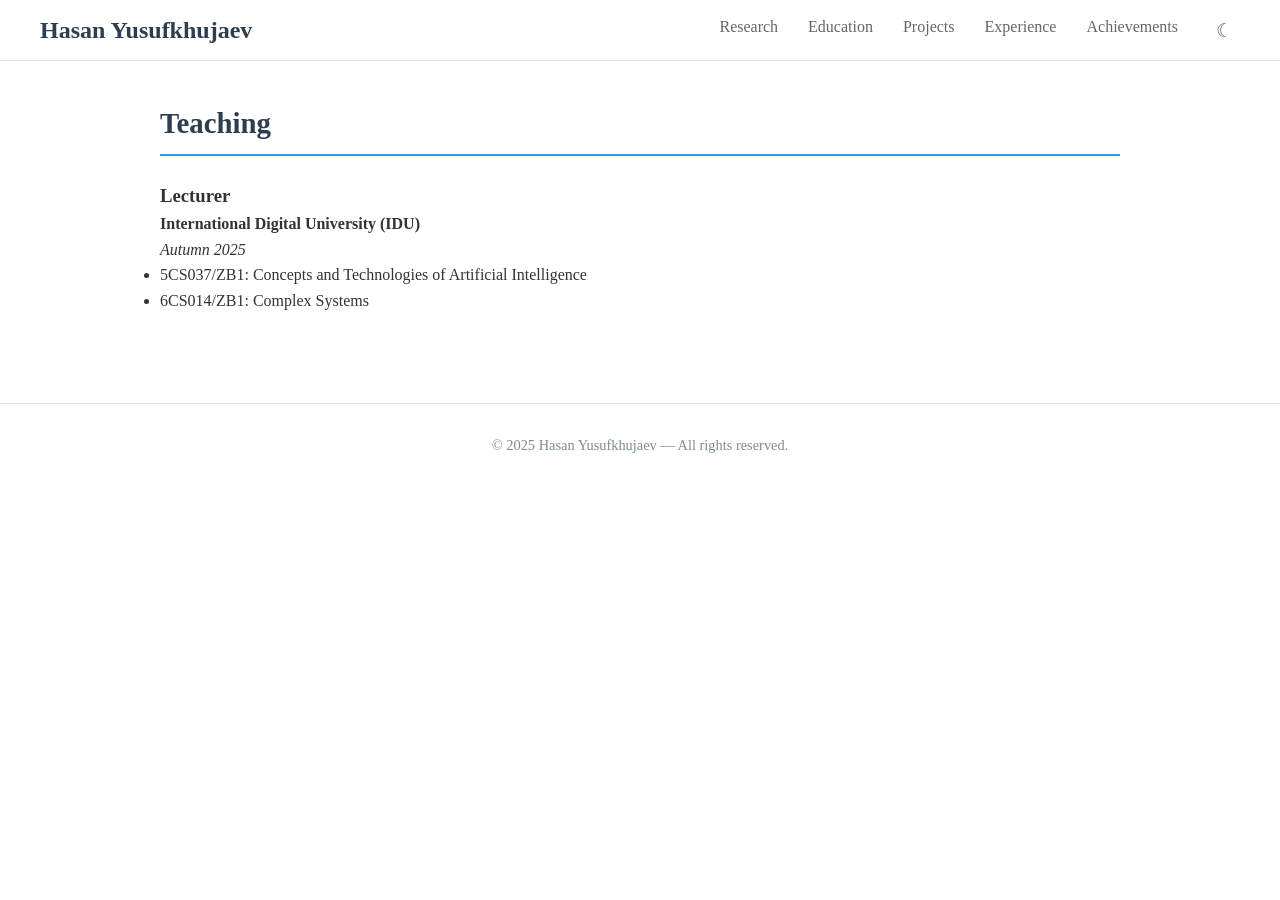
<file: teaching.html>
<!DOCTYPE html>
<html lang="en">
<head>
  <meta charset="UTF-8" />
  <meta name="viewport" content="width=device-width, initial-scale=1.0" />
  <title>Teaching | Hasan Yusufkhujaev</title>

  <!-- Favicon -->
  <link rel="icon" type="image/png" href="assets/favicon_PW.png" />
  <link rel="apple-touch-icon" href="assets/favicon_PW.png" />

  <!-- Google tag (gtag.js) -->
  <script async src="https://www.googletagmanager.com/gtag/js?id=G-9EB7KX36W3"></script>
  <script>
    window.dataLayer = window.dataLayer || [];
    function gtag(){dataLayer.push(arguments);}
    gtag('js', new Date());
    gtag('config', 'G-9EB7KX36W3');
  </script>
  
  <link rel="stylesheet" href="assets/css/style.css" />
</head>
<body>
  <!-- Navigation Bar Placeholder -->
  <div id="navbar-placeholder"></div>

  <div class="main-content">
    <div class="container">
      <!-- Teaching -->
      <section id="teaching" class="section">
        <h2 class="section-title">Teaching</h2>
        
        <div class="teaching-role">
          <h3>Lecturer</h3>
          <p><strong>International Digital University (IDU)</strong></p>
          <p><em>Autumn 2025</em></p>
          <ul>
            <li>5CS037/ZB1: Concepts and Technologies of Artificial Intelligence</li>
            <li>6CS014/ZB1: Complex Systems</li>
          </ul>
        </div>
      </section>
    </div>

    <!-- Footer Placeholder -->
    <div id="footer-placeholder"></div>
  </div>

  <!-- Scroll Up Button -->
  <button class="scroll-up" id="scrollUp" aria-label="Scroll to top">
    ↑
  </button>

  <script src="assets/js/navbar-loader.js"></script>
  <script src="assets/js/footer-loader.js"></script>
  <script src="assets/js/scripts.js"></script>
</body>
</html>
</file>
<file: assets/css/style.css>
/* Academic CV Design inspired by Raul Astudillo's website */
* {
    margin: 0;
    padding: 0;
    box-sizing: border-box;
  }
  
  body {
    font-family: 'Georgia', 'Times New Roman', serif;
    line-height: 1.6;
    color: #333;
    background-color: #ffffff;
  }
  
  /* Navigation Bar */
  .navbar {
    position: fixed;
    top: 0;
    width: 100%;
    background-color: #ffffff;
    border-bottom: 1px solid #e0e0e0;
    z-index: 1000;
    padding: 0 20px;
  }
  
  .nav-container {
    max-width: 1200px;
    margin: 0 auto;
    display: flex;
    justify-content: space-between;
    align-items: center;
    height: 60px;
  }
  
  .nav-logo {
    font-size: 1.5rem;
    font-weight: bold;
    color: #2c3e50;
    text-decoration: none;
  }
  
  .nav-menu {
    display: flex;
    list-style: none;
    gap: 30px;
  }
  
  .nav-item a {
    color: #666;
    text-decoration: none;
    font-weight: 500;
    transition: color 0.3s ease;
  }
  
  .nav-item a:hover {
    color: #2c3e50;
  }
  
  /* Main Content */
  .main-content {
    margin-top: 60px;
  }
  
  .container {
    max-width: 1000px;
    margin: 0 auto;
    padding: 40px 20px;
  }
  
  /* Header Section */
  .header {
    text-align: center;
    padding: 60px 0 40px;
    border-bottom: 1px solid #e0e0e0;
    margin-bottom: 50px;
  }
  
  .profile-img {
    width: 150px;
    height: 150px;
    border-radius: 50%;
    object-fit: cover;
    margin-bottom: 30px;
    border: 3px solid #2c3e50;
  }
  
  .name {
    font-size: 2.5rem;
    font-weight: bold;
    color: #2c3e50;
    margin-bottom: 10px;
  }
  
  .title {
    font-size: 1.3rem;
    color: #7f8c8d;
    margin-bottom: 20px;
  }
  
  .contact {
    display: flex;
    justify-content: center;
    flex-wrap: wrap;
    gap: 25px;
    margin-bottom: 20px;
  }
  
  .contact-item {
    color: #34495e;
    text-decoration: none;
  }
  
  .contact-item:hover {
    color: #2c3e50;
    text-decoration: underline;
  }
  
  .links {
    display: flex;
    justify-content: center;
    gap: 20px;
    flex-wrap: wrap;
  }
  
  .link {
    color: #3498db;
    text-decoration: none;
    font-weight: 500;
  }
  
  .link:hover {
    color: #2980b9;
    text-decoration: underline;
  }
  
  /* Content Sections */
  .section {
    margin-bottom: 50px;
  }
  
  .section-title {
    font-size: 1.8rem;
    color: #2c3e50;
    border-bottom: 2px solid #3498db;
    padding-bottom: 8px;
    margin-bottom: 25px;
    font-weight: bold;
  }
  
  .about-text {
    font-size: 1.1rem;
    line-height: 1.8;
    text-align: justify;
    margin-bottom: 30px;
  }
  
  .about-text a {
    color: #3498db;
    text-decoration: none;
    font-weight: 500;
    transition: color 0.3s ease;
  }
  
  .about-text a:hover {
    color: #2980b9;
    text-decoration: underline;
  }
  
  /* Research Outputs */
  .research-item {
    margin-bottom: 25px;
    padding-bottom: 20px;
    border-bottom: 1px solid #f0f0f0;
  }
  
  .research-item:last-child {
    border-bottom: none;
  }
  
  .research-title {
    font-weight: bold;
    color: #2c3e50;
    margin-bottom: 8px;
    font-size: 1.1rem;
  }
  
  .research-authors {
    color: #666;
    margin-bottom: 5px;
    font-style: italic;
  }
  
  .research-venue {
    color: #7f8c8d;
    margin-bottom: 8px;
  }
  
  .research-links {
    margin-top: 10px;
  }
  
  .research-links a {
    color: #3498db;
    text-decoration: none;
    margin-right: 15px;
    font-weight: 500;
  }
  
  .research-links a:hover {
    color: #2980b9;
    text-decoration: underline;
  }
  
  /* Education */
  .education-item {
    margin-bottom: 30px;
  }
  
  .degree {
    font-weight: bold;
    color: #2c3e50;
    font-size: 1.2rem;
    margin-bottom: 5px;
  }
  
  .university {
    color: #7f8c8d;
    font-size: 1.1rem;
    margin-bottom: 5px;
  }
  
  .education-details {
    color: #95a5a6;
    margin-bottom: 10px;
  }
  
  .education-description {
    margin-top: 10px;
    text-align: justify;
  }
  
  .document-links {
    margin-top: 10px;
  }
  
  .document-links a {
    color: #3498db;
    text-decoration: none;
    margin-right: 15px;
    font-weight: 500;
  }
  
  .document-links a:hover {
    color: #2980b9;
    text-decoration: underline;
  }
  
  /* Projects */
  .project-item {
    margin-bottom: 25px;
  }
  
  .project-title {
    font-weight: bold;
    color: #2c3e50;
    font-size: 1.1rem;
    margin-bottom: 5px;
  }
  
  .project-subtitle {
    color: #7f8c8d;
    font-style: italic;
    margin-bottom: 8px;
  }
  
  .project-description {
    text-align: justify;
  }
  
  /* Experience */
  .job-item {
    margin-bottom: 30px;
  }
  
  .job-title {
    font-size: 1.2rem;
    font-weight: bold;
    color: #2c3e50;
    margin-bottom: 5px;
  }
  
  .company {
    color: #7f8c8d;
    font-size: 1.1rem;
    margin-bottom: 5px;
  }
  
  .date {
    color: #95a5a6;
    margin-bottom: 10px;
  }
  
  .job-description ul {
    margin-left: 20px;
    margin-top: 8px;
  }
  
  .job-description li {
    margin-bottom: 5px;
  }
  
  /* Scholarships */
  .scholarship-item {
    margin-bottom: 20px;
  }
  
  .scholarship-title {
    font-weight: bold;
    color: #2c3e50;
    margin-bottom: 5px;
  }
  
  .scholarship-description {
    color: #666;
  }
  
  /* Certifications */
  .certification-item {
    margin-bottom: 25px;
    padding-bottom: 20px;
    border-bottom: 1px solid #f0f0f0;
  }
  
  .certification-item:last-child {
    border-bottom: none;
  }
  
  .certification-title {
    font-weight: bold;
    color: #2c3e50;
    margin-bottom: 5px;
    font-size: 1.1rem;
  }
  
  .certification-provider {
    color: #7f8c8d;
    font-weight: 500;
    margin-bottom: 3px;
  }
  
  .certification-date {
    color: #95a5a6;
    font-size: 0.9rem;
    margin-bottom: 8px;
  }
  
  .certification-description {
    margin-bottom: 10px;
    text-align: justify;
  }
  
  .certification-links {
    margin-top: 10px;
  }
  
  .certification-links a {
    color: #3498db;
    text-decoration: none;
    font-weight: 500;
  }
  
  .certification-links a:hover {
    color: #2980b9;
    text-decoration: underline;
  }
  
  /* Highlight Box */
  .highlight-box {
    background-color: #f8f9fa;
    border-left: 4px solid #3498db;
    padding: 20px;
    margin-bottom: 30px;
    border-radius: 0 5px 5px 0;
  }
  
  .highlight-text {
    color: #2c3e50;
    font-weight: bold;
    font-size: 1.1rem;
    text-align: center;
  }
  
  /* Footer */
  .footer {
    text-align: center;
    padding: 30px 0;
    border-top: 1px solid #e0e0e0;
    color: #7f8c8d;
    font-size: 0.9rem;
  }
  
  /* Mobile Menu Toggle Button */
  .nav-toggle {
    display: none;
    flex-direction: column;
    cursor: pointer;
    padding: 8px;
  }
  
  .bar {
    width: 25px;
    height: 3px;
    background-color: #333;
    margin: 3px 0;
    transition: 0.3s;
    border-radius: 2px;
  }
  
  /* Mobile Menu Active States */
  .nav-toggle.active .bar:nth-child(2) {
    opacity: 0;
  }
  
  .nav-toggle.active .bar:nth-child(1) {
    transform: translateY(8px) rotate(45deg);
  }
  
  .nav-toggle.active .bar:nth-child(3) {
    transform: translateY(-8px) rotate(-45deg);
  }
  
  /* Responsive Design */
  @media (max-width: 768px) {
    .nav-toggle {
      display: flex;
    }
    
    .nav-menu {
      position: fixed;
      left: -100%;
      top: 60px;
      flex-direction: column;
      background-color: #ffffff;
      width: 100%;
      text-align: center;
      transition: 0.3s;
      box-shadow: 0 10px 27px rgba(0, 0, 0, 0.05);
      border-top: 1px solid #e0e0e0;
      padding: 20px 0;
    }
    
    .nav-menu.active {
      left: 0;
    }
    
    .nav-item {
      margin: 15px 0;
    }
    
    .nav-item a {
      font-size: 1.1rem;
      padding: 10px 0;
      display: block;
    }
    
    .nav-theme-toggle {
      margin: 10px auto;
    }
    
    .container {
      padding: 20px 15px;
    }
    
    .name {
      font-size: 2rem;
    }
    
    .contact {
      flex-direction: column;
      gap: 10px;
    }
    
    .links {
      flex-direction: column;
      gap: 10px;
    }
    
    .section-title {
      font-size: 1.5rem;
    }
    
    .about-text {
      font-size: 1rem;
    }
  }
  
  /* Smooth scrolling */
  html {
    scroll-behavior: smooth;
  }
  
  /* Dark Mode Styles */
  [data-theme="dark"] {
    --bg-color: #1a1a1a;
    --text-color: #e0e0e0;
    --header-bg: #2d2d2d;
    --border-color: #404040;
    --card-bg: #2d2d2d;
    --accent-color: #4a9eff;
    --muted-color: #a0a0a0;
  }
  
  [data-theme="dark"] body {
    background-color: var(--bg-color);
    color: var(--text-color);
  }
  
  [data-theme="dark"] .navbar {
    background-color: var(--header-bg);
    border-bottom-color: var(--border-color);
  }
  
  [data-theme="dark"] .nav-logo {
    color: var(--text-color);
  }
  
  [data-theme="dark"] .nav-item a {
    color: var(--muted-color);
  }
  
  [data-theme="dark"] .nav-item a:hover {
    color: var(--text-color);
  }
  
  [data-theme="dark"] .header {
    background-color: var(--header-bg);
    border-bottom-color: var(--border-color);
  }
  
  [data-theme="dark"] .name {
    color: var(--text-color);
  }
  
  [data-theme="dark"] .title {
    color: var(--muted-color);
  }
  
  [data-theme="dark"] .contact-item {
    color: var(--muted-color);
  }
  
  [data-theme="dark"] .contact-item:hover {
    color: var(--text-color);
  }
  
  [data-theme="dark"] .section-title {
    color: var(--text-color);
    border-bottom-color: var(--accent-color);
  }
  
  [data-theme="dark"] .highlight-box {
    background-color: #2a2a2a;
    border-left-color: var(--accent-color);
  }
  
  [data-theme="dark"] .highlight-text {
    color: var(--text-color);
  }
  
  [data-theme="dark"] .research-item,
  [data-theme="dark"] .certification-item {
    border-bottom-color: var(--border-color);
  }
  
  [data-theme="dark"] .research-title,
  [data-theme="dark"] .certification-title,
  [data-theme="dark"] .degree,
  [data-theme="dark"] .project-title,
  [data-theme="dark"] .job-title,
  [data-theme="dark"] .scholarship-title {
    color: var(--text-color);
  }
  
  [data-theme="dark"] .research-authors,
  [data-theme="dark"] .research-venue,
  [data-theme="dark"] .certification-provider,
  [data-theme="dark"] .university,
  [data-theme="dark"] .project-subtitle,
  [data-theme="dark"] .company {
    color: var(--muted-color);
  }
  
  [data-theme="dark"] .research-description,
  [data-theme="dark"] .certification-description,
  [data-theme="dark"] .education-description,
  [data-theme="dark"] .project-description,
  [data-theme="dark"] .scholarship-description {
    color: var(--muted-color);
  }
  
  [data-theme="dark"] .about-text a {
    color: var(--accent-color);
  }
  
  [data-theme="dark"] .about-text a:hover {
    color: #5ba8ff;
  }
  
  [data-theme="dark"] .footer {
    border-top-color: var(--border-color);
    color: var(--muted-color);
  }
  
  /* Navigation Dark Mode Toggle Button */
  .nav-theme-toggle {
    background: none;
    border: none;
    color: #666;
    cursor: pointer;
    font-size: 1.2rem;
    padding: 8px;
    border-radius: 4px;
    transition: all 0.3s ease;
    display: flex;
    align-items: center;
    justify-content: center;
    width: 32px;
    height: 32px;
  }
  
  .nav-theme-toggle:hover {
    color: #2c3e50;
    background-color: rgba(44, 62, 80, 0.1);
  }
  
  [data-theme="dark"] .nav-theme-toggle {
    color: #a0a0a0;
  }
  
  [data-theme="dark"] .nav-theme-toggle:hover {
    color: #e0e0e0;
    background-color: rgba(224, 224, 224, 0.1);
  }
  
  /* Scroll Up Button */
  .scroll-up {
    position: fixed;
    bottom: 30px;
    right: 30px;
    z-index: 1000;
    background: #2c3e50;
    color: white;
    border: none;
    border-radius: 50%;
    width: 50px;
    height: 50px;
    cursor: pointer;
    font-size: 1.2rem;
    box-shadow: 0 4px 12px rgba(0,0,0,0.3);
    transition: all 0.3s ease;
    display: none;
    align-items: center;
    justify-content: center;
  }
  
  .scroll-up:hover {
    background: #34495e;
    transform: translateY(-2px);
  }
  
  .scroll-up.show {
    display: flex;
  }
  
  [data-theme="dark"] .scroll-up {
    background: #4a9eff;
  }
  
  [data-theme="dark"] .scroll-up:hover {
    background: #5ba8ff;
  }
  
  /* Dark mode for mobile menu */
  [data-theme="dark"] .bar {
    background-color: #e0e0e0;
  }
  
  [data-theme="dark"] .nav-menu {
    background-color: var(--header-bg);
    border-top-color: var(--border-color);
  }
  
  /* Responsive adjustments for buttons */
  @media (max-width: 768px) {
    .scroll-up {
      bottom: 20px;
      right: 20px;
      width: 45px;
      height: 45px;
      font-size: 1rem;
    }
    
    .nav-theme-toggle {
      width: 28px;
      height: 28px;
      font-size: 1rem;
    }
  }
</file>
